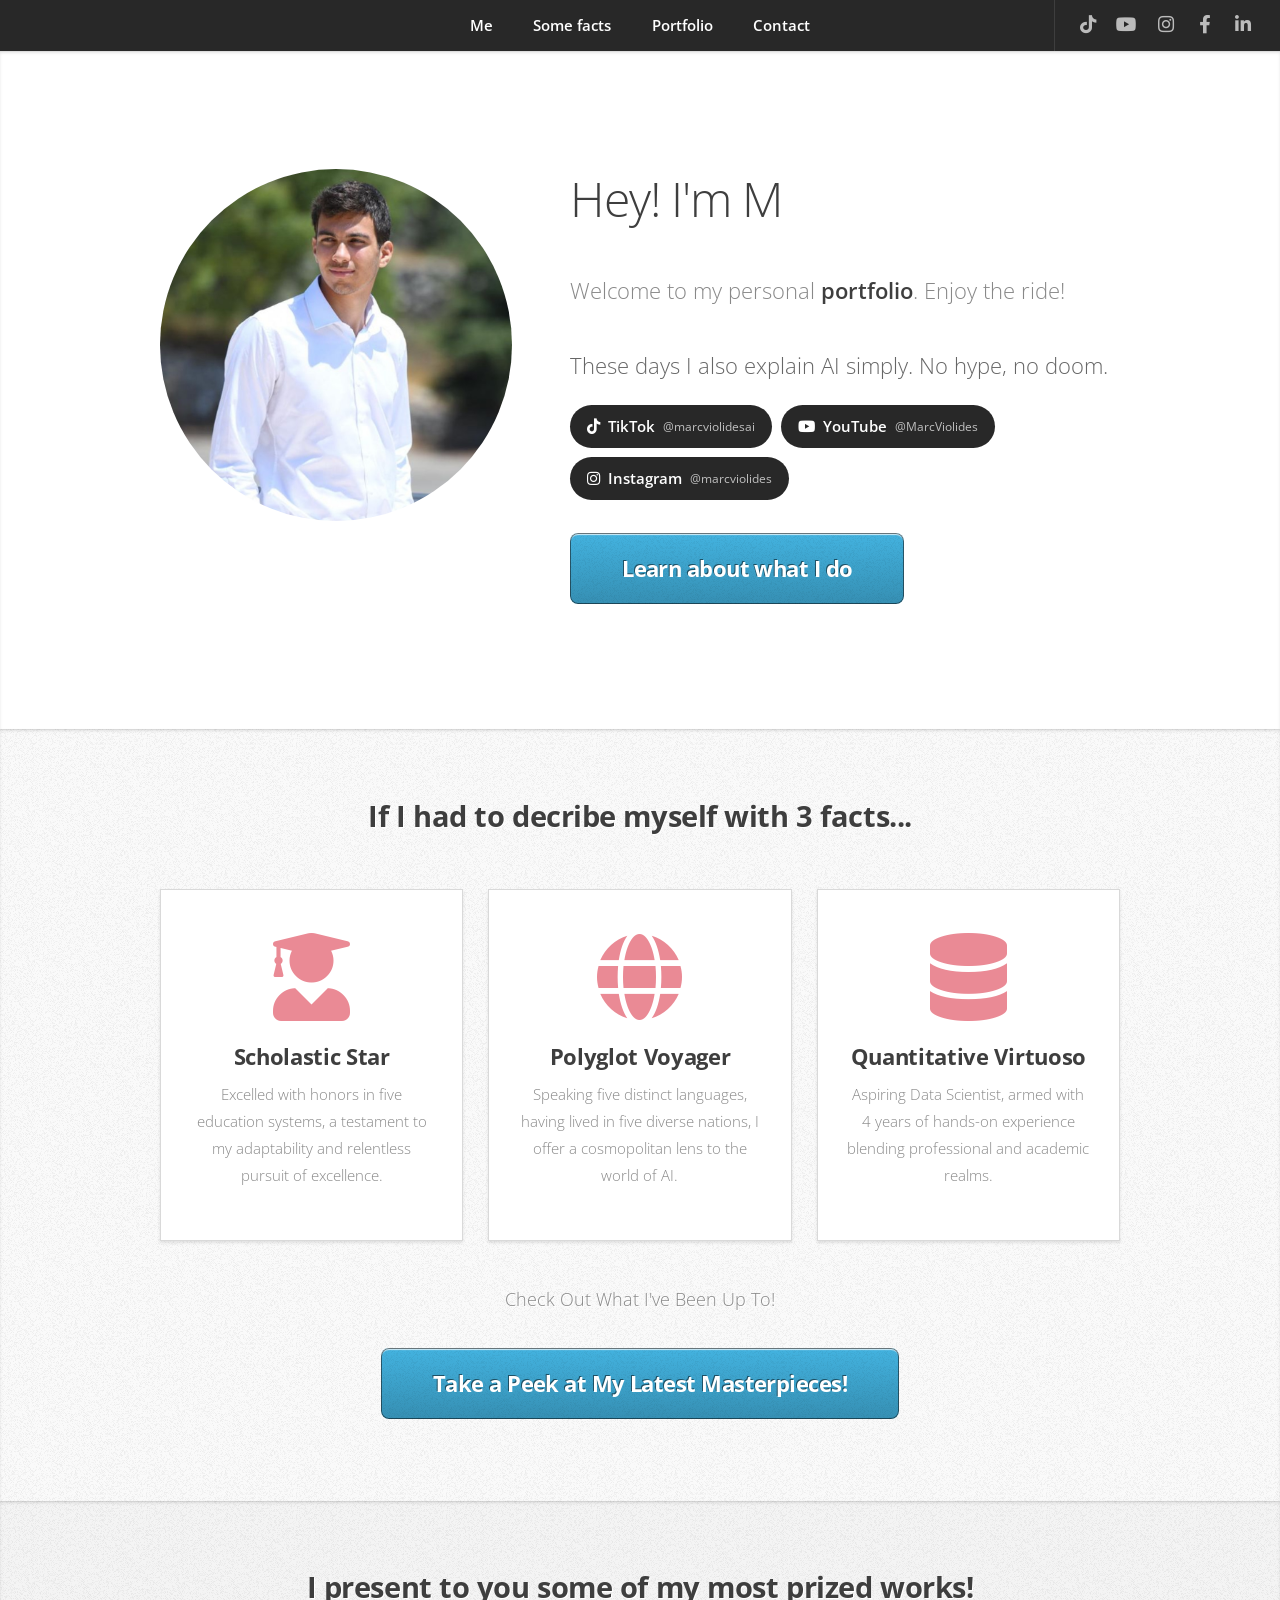
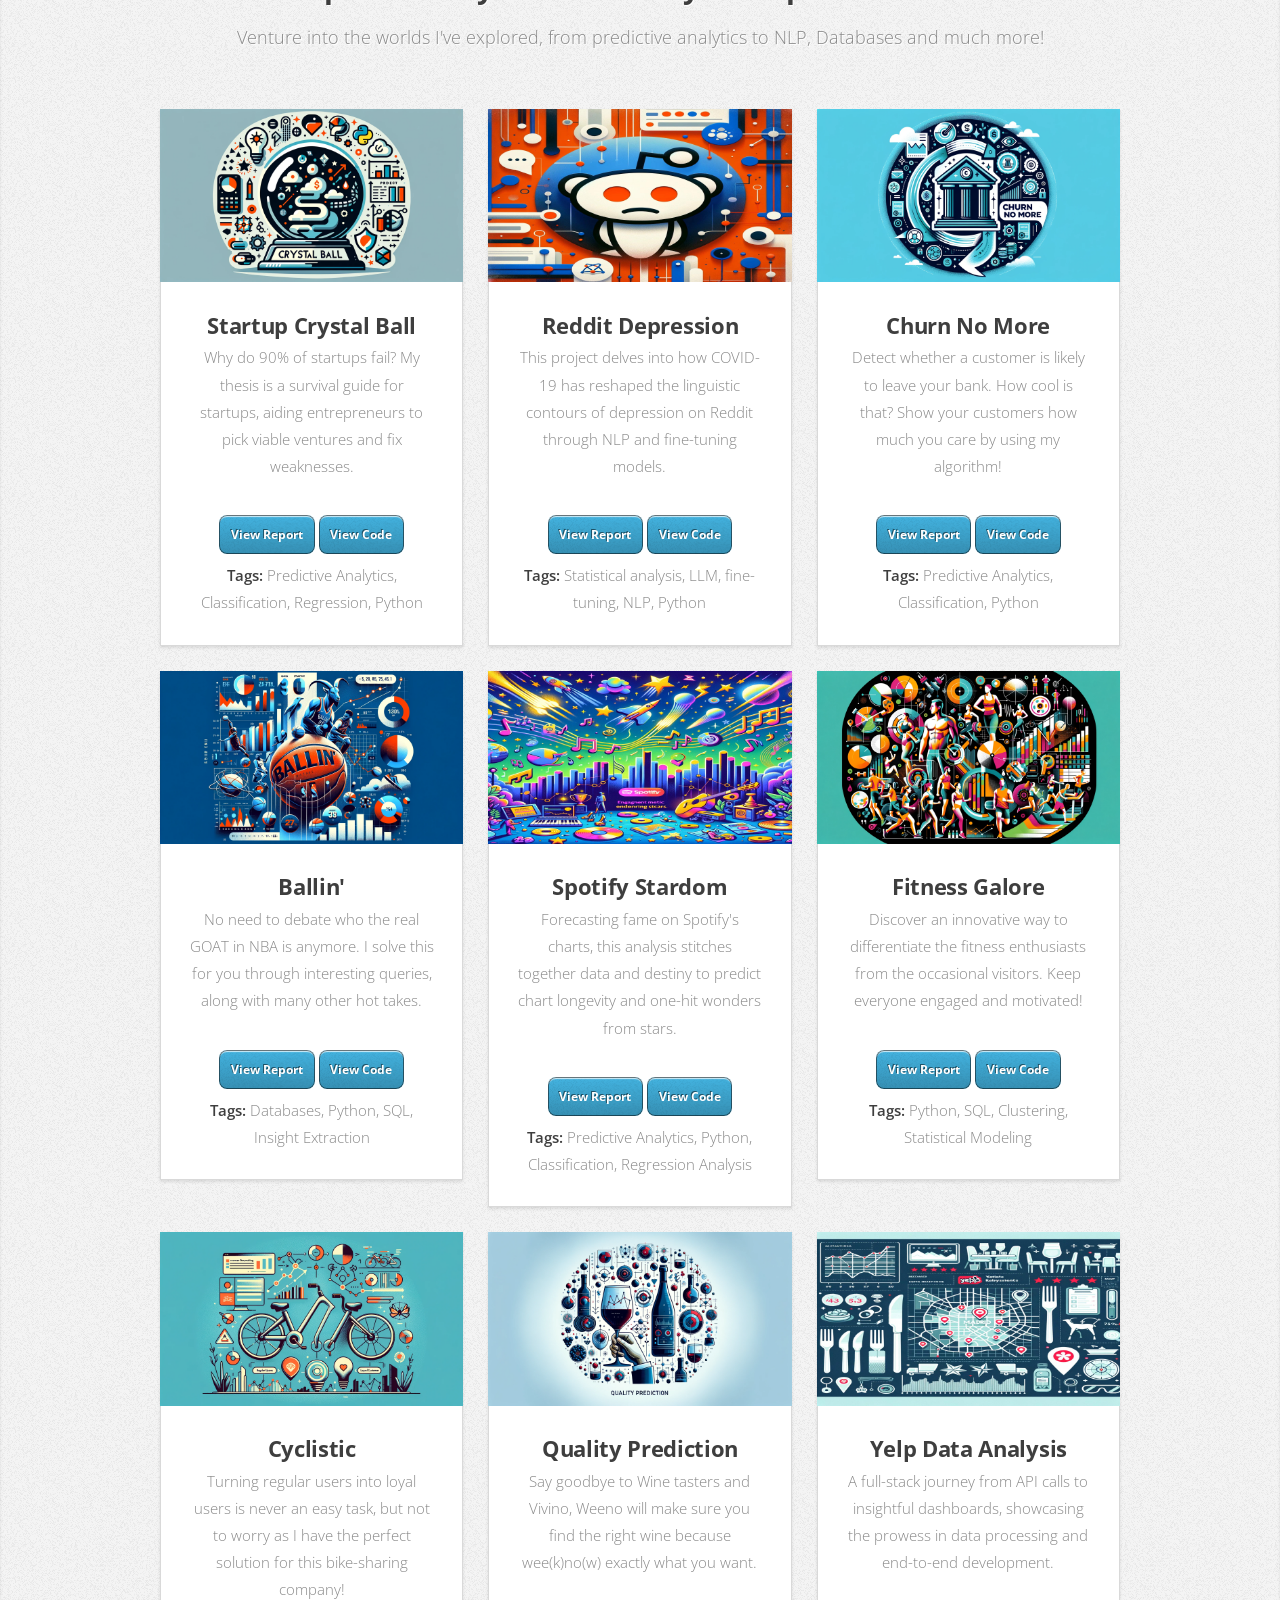
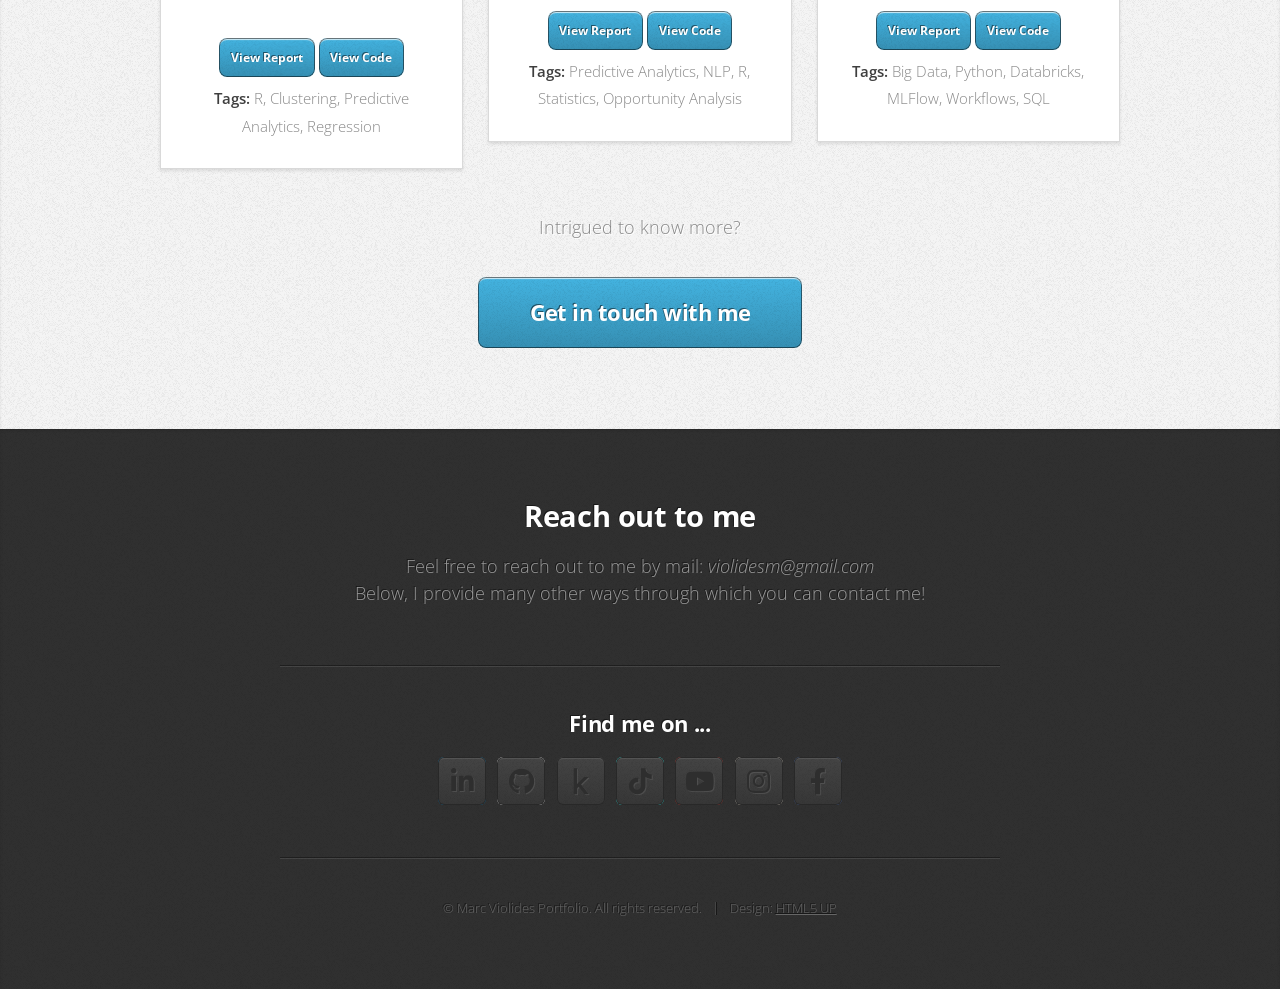
<file: index.html>
<!DOCTYPE HTML>

<html>
	<head>
		<title>Marc Violides | Software Engineer (SDE II) at Amazon</title>
		<meta charset="utf-8" />
		<meta name="description" content="Marc Violides, Software Engineer (SDE II) at Amazon in London. AI explained simply on TikTok and YouTube. Projects, research papers and contact." />
		<meta name="viewport" content="width=device-width, initial-scale=1, user-scalable=no" />
		<link rel="stylesheet" href="assets/css/main.css" />
		<link rel="stylesheet" href="assets/css/socials.css" />
	</head>
	<body class="is-preload">

		<!-- Nav -->
			<nav id="nav">
				<ul class="container">
					<li><a href="#top">Me</a></li>
					<li><a href="#work">Some facts</a></li>
					<li><a href="#portfolio">Portfolio</a></li>
					<li><a href="#contact">Contact</a></li>
				</ul>
				<ul class="nav-socials">
					<li><a href="https://www.tiktok.com/@marcviolidesai" class="icon brands fa-tiktok" target="_blank" rel="noopener" aria-label="TikTok"><span class="label">TikTok</span></a></li>
					<li><a href="https://www.youtube.com/@MarcViolides" class="icon brands fa-youtube" target="_blank" rel="noopener" aria-label="YouTube"><span class="label">YouTube</span></a></li>
					<li><a href="https://www.instagram.com/marcviolides/" class="icon brands fa-instagram" target="_blank" rel="noopener" aria-label="Instagram"><span class="label">Instagram</span></a></li>
					<li><a href="https://www.facebook.com/profile.php?id=100006622248866" class="icon brands fa-facebook-f" target="_blank" rel="noopener" aria-label="Facebook"><span class="label">Facebook</span></a></li>
					<li><a href="https://www.linkedin.com/in/marc-violides/" class="icon brands fa-linkedin-in" target="_blank" rel="noopener" aria-label="LinkedIn"><span class="label">LinkedIn</span></a></li>
				</ul>
			</nav>

		<!-- Floating social bar (phones and tablets) -->
			<ul class="dock">
				<li><a href="https://www.tiktok.com/@marcviolidesai" class="icon brands fa-tiktok" target="_blank" rel="noopener" aria-label="TikTok"><span class="label">TikTok</span></a></li>
				<li><a href="https://www.youtube.com/@MarcViolides" class="icon brands fa-youtube" target="_blank" rel="noopener" aria-label="YouTube"><span class="label">YouTube</span></a></li>
				<li><a href="https://www.instagram.com/marcviolides/" class="icon brands fa-instagram" target="_blank" rel="noopener" aria-label="Instagram"><span class="label">Instagram</span></a></li>
				<li><a href="https://www.facebook.com/profile.php?id=100006622248866" class="icon brands fa-facebook-f" target="_blank" rel="noopener" aria-label="Facebook"><span class="label">Facebook</span></a></li>
				<li><a href="https://www.linkedin.com/in/marc-violides/" class="icon brands fa-linkedin-in" target="_blank" rel="noopener" aria-label="LinkedIn"><span class="label">LinkedIn</span></a></li>
			</ul>

		<!-- Home -->
			<article id="top" class="wrapper style1">
				<div class="container">
					<div class="row">
						<div class="col-4 col-5-large col-12-medium">
							<span class="image fit"><img src="images/my_photo.jpeg" alt="" /></span>
						</div>
						<div class="col-8 col-7-large col-12-medium">
							<header>
								<h1 id="greeting"> Hey! I'm<strong> Marc Violides</strong></h1>
							</header>
							<p>Welcome to my personal<strong> portfolio</strong>. Enjoy the ride!</p>
							<div class="hero-socials">
								<p>These days I also explain AI simply. No hype, no doom.</p>
								<ul>
									<li><a href="https://www.tiktok.com/@marcviolidesai" class="pill" target="_blank" rel="noopener"><span class="icon brands fa-tiktok"></span>TikTok <small>@marcviolidesai</small></a></li>
									<li><a href="https://www.youtube.com/@MarcViolides" class="pill" target="_blank" rel="noopener"><span class="icon brands fa-youtube"></span>YouTube <small>@MarcViolides</small></a></li>
									<li><a href="https://www.instagram.com/marcviolides/" class="pill" target="_blank" rel="noopener"><span class="icon brands fa-instagram"></span>Instagram <small>@marcviolides</small></a></li>
								</ul>
							</div>
							<a href="#work" class="button large scrolly">Learn about what I do</a>
						</div>
					</div>
				</div>
			</article>

		<!-- Work -->
			<article id="work" class="wrapper style2">
				<div class="container">
					<header>
						<h2>If I had to decribe myself with 3 facts...</h2>
					</header>
					<div class="row aln-center">
						<div class="col-4 col-6-medium col-12-small">
							<section class="box style1">
								<span class="icon solid featured fa-solid fa-user-graduate"></span>
								<h3>Scholastic Star</h3>
								<p>Excelled with honors in five education systems, a testament to my adaptability and relentless pursuit of excellence.</p>
							</section>
						</div>
						<div class="col-4 col-6-medium col-12-small">
							<section class="box style1">
								<span class="icon solid featured fa-solid fa-globe"></span>
								<h3>Polyglot Voyager</h3>
								<p>Speaking five distinct languages, having lived in five diverse nations, I offer a cosmopolitan lens to the world of AI.</p>
							</section>
						</div>
						<div class="col-4 col-6-medium col-12-small">
							<section class="box style1">
								<span class="icon solid featured fa-solid fa-database"></span>
								<h3>Quantitative Virtuoso</h3>
								<p>Aspiring Data Scientist, armed with 4 years of hands-on experience blending professional and academic realms.</p>
							</section>
						</div>
						
					
				
					</div>
					<footer>
						<p>Check Out What I've Been Up To!</p>
						<a href="#portfolio" class="button large scrolly">Take a Peek at My Latest Masterpieces!</a>
					</footer>
				</div>
			</article>

		<!-- Portfolio -->
		<article id="portfolio" class="wrapper style3">
		    <div class="container">
		        <header>
		            <h2>I present to you some of my most prized works!</h2>
		            <p>Venture into the worlds I've explored, from predictive analytics to NLP, Databases and much more!</p> 
		        </header>
		        <div class="row">
		            <!-- Startup Crystal Ball Project -->
		            <div class="col-4 col-6-medium col-12-small">
		                <article class="box style2">
		                    <a href="https://www.researchgate.net/publication/378259734_Predictive_modeling_for_identifying_Success_Factors_in_Startups_An_empirical_Analysis" class="image featured"><img src="images/startup_crystal_ball.png" alt="" /></a>
		                    <h3>Startup Crystal Ball</h3>
		                    <p>Why do 90% of startups fail? My thesis is a survival guide for startups, aiding entrepreneurs to pick viable ventures and fix weaknesses.</p>
		                    <div class="buttons">
		                        <a href="https://www.researchgate.net/publication/378259734_Predictive_modeling_for_identifying_Success_Factors_in_Startups_An_empirical_Analysis" class="button small" style="padding: 0.5em 1em; font-size: 0.8em; margin-top: 0.5em; max-width: initial;">View Report</a>
		                        <a href="https://github.com/marcv12/startup_success_prediction" class="button small" style="padding: 0.5em 1em; font-size: 0.8em; margin-top: 0.5em; max-width: initial;">View Code</a>
		                    </div>
				<b>Tags:</b> Predictive Analytics, Classification, Regression, Python
		                </article>
		            </div>

				<!-- Reddit Depression Analysis Project -->
			<div class="col-4 col-6-medium col-12-small">
			    <article class="box style2">
			        <a href="https://dl.acm.org/doi/full/10.1145/3706890.3707025" class="image featured"><img src="images/resized_reddit.jpeg" alt="Reddit Depression Analysis Cover" /></a>
			        <h3>Reddit Depression</h3>
			        <p>This project delves into how COVID-19 has reshaped the linguistic contours of depression on Reddit through NLP and fine-tuning models.</p>
			        <div class="buttons">
			            <a href="https://dl.acm.org/doi/full/10.1145/3706890.3707025" class="button small" style="padding: 0.5em 1em; font-size: 0.8em; margin-top: 0.5em; max-width: initial;">View Report</a>
			            <a href="https://github.com/marcv12/reddit_depression" class="button small" style="padding: 0.5em 1em; font-size: 0.8em; margin-top: 0.5em; max-width: initial;">View Code</a>
			        </div>
			        <b>Tags:</b> Statistical analysis, LLM, fine-tuning, NLP, Python
			    </article>
			</div>

				<!-- Churn project -->
		            <div class="col-4 col-6-medium col-12-small">
		                <article class="box style2">
		                    <a href="https://drive.google.com/file/d/150EFKqmXmt2db7k8Qlv5PK74S-9IhOcJ/view?usp=sharing" class="image featured"><img src="images/churn_no_more_cover.png" alt="image of churning no more project" /></a>
		                    <h3>Churn No More</h3>
		                    <p>Detect whether a customer is likely to leave your bank. How cool is that? Show your customers how much you care by using my algorithm!</p>
		                    
		                    <div class="buttons">
		                        <a href="https://drive.google.com/file/d/150EFKqmXmt2db7k8Qlv5PK74S-9IhOcJ/view?usp=sharing" class="button small" style="padding: 0.5em 1em; font-size: 0.8em; margin-top: 0.5em; max-width: initial;">View Report</a>
		                        <a href="https://github.com/marcv12/To_churn_or_not_to_churn" class="button small" style="padding: 0.5em 1em; font-size: 0.8em; margin-top: 0.5em; max-width: initial;">View Code</a>
		                    </div>
					<b>Tags:</b> Predictive Analytics, Classification, Python
		                </article>
		            </div>


				
		            <!-- Ballin NBA project -->
		            <div class="col-4 col-6-medium col-12-small">
		                <article class="box style2">
		                    <a href="https://drive.google.com/file/d/1-qjoWZoAgb9MP-tbfF7dIFPw4e5CieKf/view?usp=sharing" class="image featured"><img src="images/ballin_project.png" alt="image of nba project" /></a>
		                    <h3>Ballin'</h3>
		                    <p>No need to debate who the real GOAT in NBA is anymore. I solve this for you through interesting queries, along with many other hot takes.</p>
		                    
		                    <div class="buttons">
		                        <a href="https://drive.google.com/file/d/1-qjoWZoAgb9MP-tbfF7dIFPw4e5CieKf/view?usp=sharing" class="button small" style="padding: 0.5em 1em; font-size: 0.8em; margin-top: 0.5em; max-width: initial;">View Report</a>
		                        <a href="https://github.com/marcv12/NBA_project" class="button small" style="padding: 0.5em 1em; font-size: 0.8em; margin-top: 0.5em; max-width: initial;">View Code</a>
		                    </div>
				<b>Tags:</b> Databases, Python, SQL, Insight Extraction
		                </article>
		            </div>
		            


				<!-- Spotify Analysis Project -->
			<div class="col-4 col-6-medium col-12-small">
			    <article class="box style2">
			        <a href="https://www.researchgate.net/publication/378964480_Chart_Longevity_and_Stardom_Predicting_Song_Duration_and_Artist_Breakouts_on_Spotify" class="image featured"><img src="images/resized_spotify.jpeg" alt="Spotify Analysis Cover" /></a>
			        <h3>Spotify Stardom</h3>
			        <p>Forecasting fame on Spotify's charts, this analysis stitches together data and destiny to predict chart longevity and one-hit wonders from stars.</p>
			        <div class="buttons">
			            <a href="https://www.researchgate.net/publication/378964480_Chart_Longevity_and_Stardom_Predicting_Song_Duration_and_Artist_Breakouts_on_Spotify" class="button small" style="padding: 0.5em 1em; font-size: 0.8em; margin-top: 0.5em; max-width: initial;">View Report</a>
			            <a href="https://github.com/marcv12/spotify_analysis" class="button small" style="padding: 0.5em 1em; font-size: 0.8em; margin-top: 0.5em; max-width: initial;">View Code</a>
			        </div>
			        <b>Tags:</b> Predictive Analytics, Python, Classification, Regression Analysis
			    </article>
			</div>
				
		            <!-- Fitness Galore Project -->
		            <div class="col-4 col-6-medium col-12-small">
		                <article class="box style2">
		                    <a href="https://drive.google.com/file/d/1sPAd1Q3yMEG9LUnz9MklTgXT2v_jiDfI/view?usp=sharing" class="image featured"><img src="images/fitness_galore_updated_cover.png" alt="image of fitness galore project" /></a>
		                    <h3>Fitness Galore</h3>
		                    <p>Discover an innovative way to differentiate the fitness enthusiasts from the occasional visitors. Keep everyone engaged and motivated!</p>
		                    
		                    <div class="buttons">
		                        <a href="https://drive.google.com/file/d/1sPAd1Q3yMEG9LUnz9MklTgXT2v_jiDfI/view?usp=sharing" class="button small" style="padding: 0.5em 1em; font-size: 0.8em; margin-top: 0.5em; max-width: initial;">View Report</a>
		                        <a href="https://github.com/marcv12/Fitness_app_cluster" class="button small" style="padding: 0.5em 1em; font-size: 0.8em; margin-top: 0.5em; max-width: initial;">View Code</a>
		                    </div>
					<b>Tags:</b> Python, SQL, Clustering, Statistical Modeling
		                </article>
		            </div>
		            <!-- Cyclistic Project -->
		            <div class="col-4 col-6-medium col-12-small">
		                <article class="box style2">
		                    <a href="https://ccyzzvc0pnsf60ehtkzvuw.on.drv.tw/Cyclistic_report.html" class="image featured"><img src="images/cyclistic_cover.png" alt="image of cyclistic project" /></a>
		                    <h3>Cyclistic</h3>
		                    <p>Turning regular users into loyal users is never an easy task, but not to worry as I have the perfect solution for this bike-sharing company!</p>
		                    
		                    <div class="buttons">
		                        <a href="https://ccyzzvc0pnsf60ehtkzvuw.on.drv.tw/Cyclistic_report.html" class="button small" style="padding: 0.5em 1em; font-size: 0.8em; margin-top: 0.5em; max-width: initial;">View Report</a>
		                        <a href="https://github.com/marcv12/Cyclistic_case_study_Coursera" class="button small" style="padding: 0.5em 1em; font-size: 0.8em; margin-top: 0.5em; max-width: initial;">View Code</a>
		                    </div>
					<b>Tags:</b> R, Clustering, Predictive Analytics, Regression
		                </article>
		            </div>
				
		            <!-- Weeknow Vino -->
		            <div class="col-4 col-6-medium col-12-small">
		                <article class="box style2">
		                    <a href="https://ccyzzvc0pnsf60ehtkzvuw.on.drv.tw/wine_quality_prediction.html" class="image featured"><img src="images/wine_quality_pred_cover.png" alt="image of wine quality prediction project" /></a>
		                    <h3>Quality Prediction</h3>
		                    <p>Say goodbye to Wine tasters and Vivino, Weeno will make sure you find the right wine because wee(k)no(w) exactly what you want.</p>
		                    
		                    <div class="buttons">
		                        <a href="https://ccyzzvc0pnsf60ehtkzvuw.on.drv.tw/wine_quality_prediction.html" class="button small" style="padding: 0.5em 1em; font-size: 0.8em; margin-top: 0.5em; max-width: initial;">View Report</a>
		                        <a href="https://github.com/marcv12/wine_quality_prediction" class="button small" style="padding: 0.5em 1em; font-size: 0.8em; margin-top: 0.5em; max-width: initial;">View Code</a>
		                    </div>
					<b>Tags:</b> Predictive Analytics, NLP, R, Statistics, Opportunity Analysis
		                </article>
		            </div>

			
			
			<!-- Yelp Data Analysis Project -->
			<div class="col-4 col-6-medium col-12-small">
			    <article class="box style2">
			        <a href="https://drive.google.com/file/d/1IAJFgjIyKGXieVDuXGz5tHN5pSJ6M6KU/view?usp=sharing" class="image featured"><img src="images/resized_yelp.jpeg" alt="Yelp Data Analysis Cover" /></a>
			        <h3>Yelp Data Analysis</h3>
			        <p>A full-stack journey from API calls to insightful dashboards, showcasing the prowess in data processing and end-to-end development.</p>
			        <div class="buttons">
			            <a href="https://drive.google.com/file/d/1IAJFgjIyKGXieVDuXGz5tHN5pSJ6M6KU/view?usp=sharing" class="button small" style="padding: 0.5em 1em; font-size: 0.8em; margin-top: 0.5em; max-width: initial;">View Report</a>
			            <a href="https://github.com/marcv12/yelp_data_analysis" class="button small" style="padding: 0.5em 1em; font-size: 0.8em; margin-top: 0.5em; max-width: initial;">View Code</a>
			        </div>
			        <b>Tags:</b> Big Data, Python, Databricks, MLFlow, Workflows, SQL
			    </article>
			</div>
			
			

		        </div>
		        <footer>
		            <p>Intrigued to know more?</p>
		            <a href="#contact" class="button large scrolly">Get in touch with me</a>
		        </footer>
		    </div>
		</article>


		<!-- Contact -->
			<article id="contact" class="wrapper style4">
				<div class="container medium">
					<header>
						<h2>Reach out to me</h2>
						<p> Feel free to reach out to me by mail: <i>violidesm@gmail.com</i></p>
						<p> Below, I provide many other ways through which you can contact me!</p>
					</header>
					
						<div class="col-12">
							<hr />
							<h3>Find me on ...</h3>
							<ul class="social">
								<li><a href="https://www.linkedin.com/in/marc-violides/" class="icon brands fa-linkedin-in"><span class="label">LinkedIn</span></a></li>
								<li><a href="https://github.com/marcv12" class="icon brands fa-github"><span class="label">Github</span></a></li>
								<li><a href="https://www.kaggle.com/marcviolides" class="icon brands fa-kaggle"><span class="label">Kaggle</span></a></li>
								<li><a href="https://www.tiktok.com/@marcviolidesai" class="icon brands fa-tiktok"><span class="label">TikTok</span></a></li>
								<li><a href="https://www.youtube.com/@MarcViolides" class="icon brands fa-youtube"><span class="label">YouTube</span></a></li>
								<li><a href="https://www.instagram.com/marcviolides/" class="icon brands fa-instagram"><span class="label">Instagram</span></a></li>
								<li><a href="https://www.facebook.com/profile.php?id=100006622248866" class="icon brands fa-facebook-f"><span class="label">Facebook</span></a></li>
								<!--
								<li><a href="#" class="icon solid fa-rss"><span>RSS</span></a></li>
								<li><a href="#" class="icon brands fa-instagram"><span>Instagram</span></a></li>
								<li><a href="#" class="icon brands fa-foursquare"><span>Foursquare</span></a></li>
								<li><a href="#" class="icon brands fa-skype"><span>Skype</span></a></li>
								<li><a href="#" class="icon brands fa-soundcloud"><span>Soundcloud</span></a></li>
								<li><a href="#" class="icon brands fa-youtube"><span>YouTube</span></a></li>
								<li><a href="#" class="icon brands fa-blogger"><span>Blogger</span></a></li>
								<li><a href="#" class="icon brands fa-flickr"><span>Flickr</span></a></li>
								<li><a href="#" class="icon brands fa-vimeo"><span>Vimeo</span></a></li>
								-->
							</ul>
							<hr />
						</div>
					</div>
					<footer>
						<ul id="copyright">
							<li>&copy; Marc Violides Portfolio. All rights reserved.</li><li>Design: <a href="http://html5up.net">HTML5 UP</a></li>
						</ul>
					</footer>
				</div>
			</article>

		<!-- Scripts -->
			<script src="assets/js/jquery.min.js"></script>
			<script src="assets/js/jquery.scrolly.min.js"></script>
			<script src="assets/js/greetingsAnimation.js"></script>
			<script src="assets/js/browser.min.js"></script>
			<script src="assets/js/breakpoints.min.js"></script>
			<script src="assets/js/util.js"></script>
			<script src="assets/js/main.js"></script>

	</body>
</html>
</file>
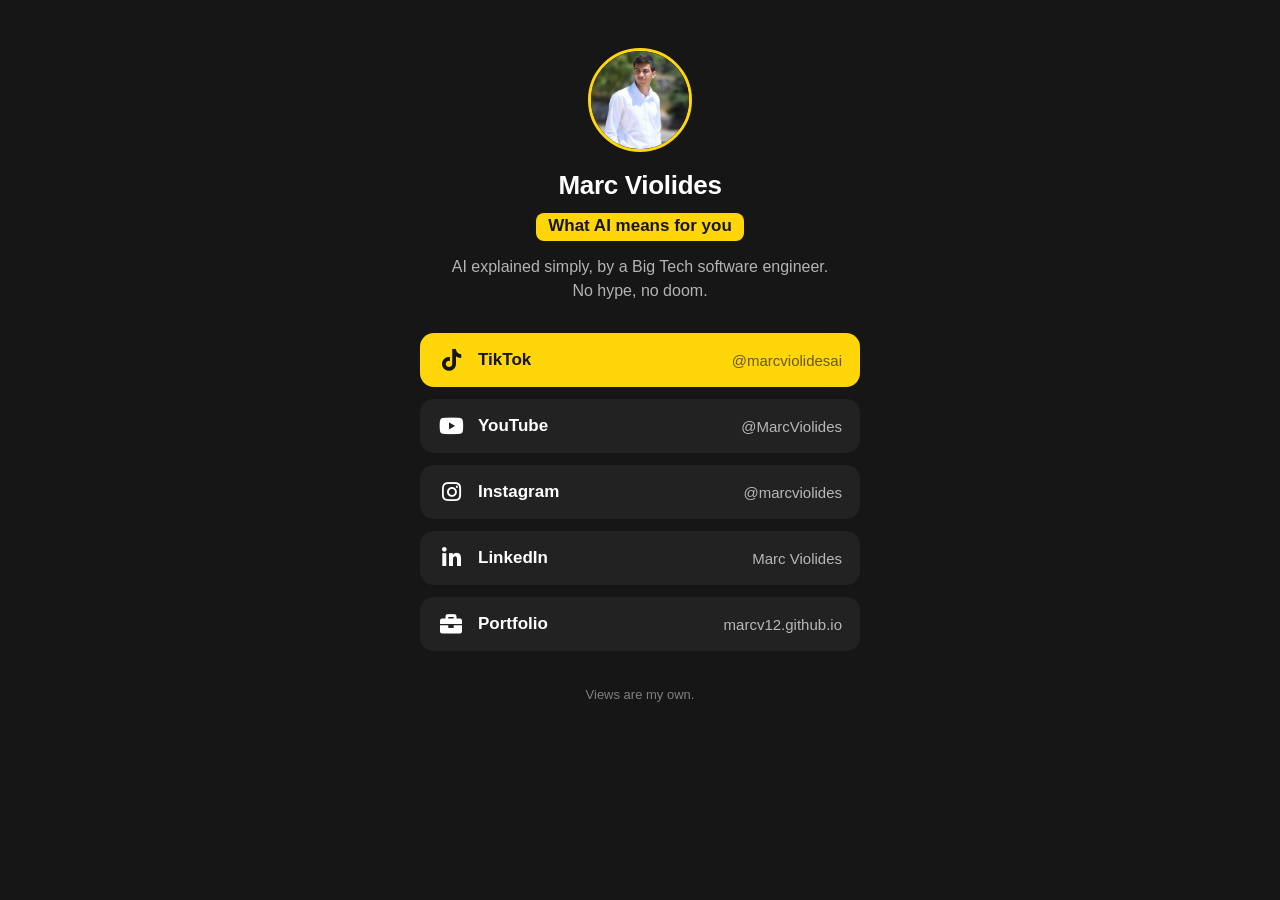
<file: links/index.html>
<!DOCTYPE html>
<html lang="en">
	<head>
		<meta charset="utf-8" />
		<meta name="viewport" content="width=device-width, initial-scale=1" />
		<title>Marc Violides · AI explained simply</title>
		<meta name="description" content="Short videos on what AI means for your work, from a Big Tech software engineer. No hype, no doom." />
		<meta property="og:title" content="Marc Violides · AI explained simply" />
		<meta property="og:description" content="Short videos on what AI means for your work, from a Big Tech software engineer. No hype, no doom." />
		<meta property="og:image" content="https://marcv12.github.io/images/links_card_2.png" />
		<meta property="og:url" content="https://marcv12.github.io/links/" />
		<meta name="twitter:card" content="summary_large_image" />
		<link rel="stylesheet" href="../assets/css/fontawesome-all.min.css" />
		<style>
			:root {
				--ink: #161616;
				--card: #222222;
				--card-hover: #2c2c2c;
				--text: #ffffff;
				--muted: rgba(255, 255, 255, 0.68);
				--accent: #FFD60A;
			}
			* { box-sizing: border-box; }
			html, body { margin: 0; }
			body {
				background: var(--ink);
				color: var(--text);
				font-family: -apple-system, "SF Pro Display", "Helvetica Neue", Arial, sans-serif;
				min-height: 100vh;
				display: flex;
				justify-content: center;
				padding: 48px 16px 40px;
			}
			main { width: 100%; max-width: 440px; text-align: center; }
			.photo {
				width: 104px; height: 104px; border-radius: 50%;
				object-fit: cover; display: block; margin: 0 auto 18px;
				border: 3px solid var(--accent);
			}
			h1 { font-size: 26px; font-weight: 800; margin: 0 0 12px; letter-spacing: -0.3px; }
			.tag {
				display: inline-block; background: var(--accent); color: var(--ink);
				font-weight: 800; font-size: 17px; padding: 3px 12px 5px; border-radius: 8px;
			}
			.line { color: var(--muted); font-size: 16px; line-height: 1.5; margin: 14px 0 30px; }
			ul { list-style: none; padding: 0; margin: 0; display: flex; flex-direction: column; gap: 12px; }
			a.link {
				display: flex; align-items: center; gap: 14px;
				background: var(--card); color: var(--text); text-decoration: none;
				padding: 16px 18px; border-radius: 14px; font-weight: 700; font-size: 17px;
				transition: background-color .2s ease-in-out, transform .2s ease-in-out;
			}
			a.link:hover, a.link:focus-visible { background: var(--card-hover); transform: translateY(-2px); }
			a.link:focus-visible { outline: 2px solid var(--accent); outline-offset: 2px; }
			a.link .icon { width: 26px; font-size: 22px; text-align: center; }
			a.link .handle { margin-left: auto; color: var(--muted); font-weight: 500; font-size: 15px; }
			a.link.main { background: var(--accent); color: var(--ink); }
			a.link.main .handle { color: rgba(22, 22, 22, 0.65); }
			a.link.main:hover, a.link.main:focus-visible { background: #ffdf3d; }
			footer { margin-top: 34px; color: rgba(255, 255, 255, 0.45); font-size: 13px; line-height: 1.6; }
			footer a { color: inherit; }
			@media (prefers-reduced-motion: reduce) { a.link { transition: none; } a.link:hover { transform: none; } }
		</style>
	</head>
	<body>
		<main>
			<img class="photo" src="../images/my_photo.jpeg" alt="Marc Violides" />
			<h1>Marc Violides</h1>
			<span class="tag">What AI means for you</span>
			<p class="line">AI explained simply, by a Big Tech software engineer.<br />No hype, no doom.</p>
			<ul>
				<li><a class="link main" href="https://www.tiktok.com/@marcviolidesai" target="_blank" rel="noopener"><span class="icon fab fa-tiktok"></span>TikTok<span class="handle">@marcviolidesai</span></a></li>
				<li><a class="link" href="https://www.youtube.com/@MarcViolides" target="_blank" rel="noopener"><span class="icon fab fa-youtube"></span>YouTube<span class="handle">@MarcViolides</span></a></li>
				<li><a class="link" href="https://www.instagram.com/marcviolides/" target="_blank" rel="noopener"><span class="icon fab fa-instagram"></span>Instagram<span class="handle">@marcviolides</span></a></li>
				<li><a class="link" href="https://www.linkedin.com/in/marc-violides/" target="_blank" rel="noopener"><span class="icon fab fa-linkedin-in"></span>LinkedIn<span class="handle">Marc Violides</span></a></li>
				<li><a class="link" href="https://marcv12.github.io/"><span class="icon fas fa-briefcase"></span>Portfolio<span class="handle">marcv12.github.io</span></a></li>
			</ul>
			<footer>Views are my own.</footer>
		</main>
	</body>
</html>
</file>
<file: assets/css/socials.css>
/* Social links: pills in the intro, icons in the top bar, and a floating bar on phones */

/* Intro pills */

	.hero-socials {
		margin: -0.5em 0 2.25em 0;
	}

		.hero-socials p {
			margin: 0 0 0.9em 0;
			color: #666;
		}

		.hero-socials ul {
			list-style: none;
			padding: 0;
			margin: 0;
			display: flex;
			flex-wrap: wrap;
			gap: 0.6em;
		}

			.hero-socials li {
				padding: 0;
			}

		.hero-socials a.pill {
			display: inline-flex;
			align-items: center;
			gap: 0.55em;
			padding: 0.55em 1.15em;
			border-radius: 999px;
			background: #282828;
			color: #fff;
			font-weight: 600;
			text-decoration: none;
			border: 0;
			transition: transform .2s ease-in-out, background-color .2s ease-in-out;
		}

			.hero-socials a.pill:hover {
				color: #fff !important;
				background: #43B3E0;
				transform: translateY(-2px);
			}

			.hero-socials a.pill .icon:before {
				font-size: 1.05em;
			}

			.hero-socials a.pill small {
				font-weight: 400;
				opacity: 0.7;
				font-size: 0.85em;
			}

/* Top bar icons */

	#nav .nav-socials {
		display: flex;
		position: absolute;
		right: 1.25em;
		top: 0;
		height: 3.5em;
		margin: 0;
		padding: 0 0 0 1em;
		list-style: none;
		align-items: center;
		gap: 0.15em;
		border-left: solid 1px #3e3e3e;
	}

		#nav .nav-socials li {
			display: block;
		}

		#nav .nav-socials a {
			width: 2.5em;
			padding: 0;
			text-align: center;
			color: #bbb;
			border-radius: 8px;
		}

			#nav .nav-socials a:hover {
				color: #fff !important;
			}

	.dock {
		display: none;
	}

	@media screen and (max-width: 980px) {

		.hero-socials ul {
			justify-content: center;
		}

		#nav .nav-socials {
			display: none;
		}

		/* Floating bar on phones and tablets */

			.dock {
				display: flex;
				position: fixed;
				left: 50%;
				bottom: 16px;
				transform: translateX(-50%);
				z-index: 10000;
				gap: 0.25em;
				padding: 0.35em 0.6em;
				margin: 0;
				list-style: none;
				background: rgba(40, 40, 40, 0.92);
				border-radius: 999px;
				box-shadow: 0 6px 24px rgba(0, 0, 0, 0.25);
			}

				.dock li {
					padding: 0;
				}

				.dock a {
					display: block;
					width: 44px;
					height: 44px;
					line-height: 44px;
					text-align: center;
					color: #fff;
					border: 0;
					font-size: 1.2em;
				}

			body {
				padding-bottom: 80px;
			}

	}

/* Bottom icons */

	ul.social li a.fa-tiktok {
		background-color: #25F4EE;
	}
</file>
<file: assets/css/main.css>
@import url("https://fonts.googleapis.com/css?family=Open+Sans:300,300italic,600,600italic,700");
@import url("fontawesome-all.min.css");

/*
	Miniport by HTML5 UP
	html5up.net | @ajlkn
	Free for personal and commercial use under the CCA 3.0 license (html5up.net/license)
*/

html, body, div, span, applet, object,
iframe, h1, h2, h3, h4, h5, h6, p, blockquote,
pre, a, abbr, acronym, address, big, cite,
code, del, dfn, em, img, ins, kbd, q, s, samp,
small, strike, strong, sub, sup, tt, var, b,
u, i, center, dl, dt, dd, ol, ul, li, fieldset,
form, label, legend, table, caption, tbody,
tfoot, thead, tr, th, td, article, aside,
canvas, details, embed, figure, figcaption,
footer, header, hgroup, menu, nav, output, ruby,
section, summary, time, mark, audio, video {
	margin: 0;
	padding: 0;
	border: 0;
	font-size: 100%;
	font: inherit;
	vertical-align: baseline;}

article, aside, details, figcaption, figure,
footer, header, hgroup, menu, nav, section {
	display: block;}

body {
	line-height: 1;
}

ol, ul {
	list-style: none;
}

blockquote, q {
	quotes: none;
}

	blockquote:before, blockquote:after, q:before, q:after {
		content: '';
		content: none;
	}

table {
	border-collapse: collapse;
	border-spacing: 0;
}

body {
	-webkit-text-size-adjust: none;
}

mark {
	background-color: transparent;
	color: inherit;
}

input::-moz-focus-inner {
	border: 0;
	padding: 0;
}

input, select, textarea {
	-moz-appearance: none;
	-webkit-appearance: none;
	-ms-appearance: none;
	appearance: none;
}

/* Basic */

	html {
		box-sizing: border-box;
	}

	*, *:before, *:after {
		box-sizing: inherit;
	}

	body {
		padding-top: 3.5em;
	}

		body.is-preload *, body.is-preload *:before, body.is-preload *:after {
			-moz-animation: none !important;
			-webkit-animation: none !important;
			-ms-animation: none !important;
			animation: none !important;
			-moz-transition: none !important;
			-webkit-transition: none !important;
			-ms-transition: none !important;
			transition: none !important;
		}

	body, input, textarea, select {
		font-family: 'Open Sans', sans-serif;
		line-height: 1.85em;
		color: #888;
		font-weight: 300;
		font-size: 13pt;
	}

	a {
		-moz-transition: color .2s ease-in-out;
		-webkit-transition: color .2s ease-in-out;
		-ms-transition: color .2s ease-in-out;
		transition: color .2s ease-in-out;
		color: #43B3E0;
		text-decoration: underline;
	}

		a:hover {
			color: #43bff0 !important;
		}

		a img {
			border: 0;
		}

	b, strong {
		font-weight: 600;
		color: #3e3e3e;
	}

	i, em {
		font-style: italic;
	}

	sub {
		position: relative;
		top: 0.5em;
		font-size: 0.8em;
	}

	sup {
		position: relative;
		top: -0.5em;
		font-size: 0.8em;
	}

	blockquote {
		border-left: solid 0.75em #eee;
		padding: 1em 0 1em 1.5em;
		font-style: italic;
	}

	h1, h2, h3, h4, h5, h6 {
		color: #3e3e3e;
		margin: 0 0 0.75em 0;
	}

	h1 a, h2 a, h3 a, h4 a, h5 a, h6 a {
		text-decoration: none;
		color: inherit;
	}

	h2, h3, h4, h5, h6 {
		font-weight: 700;
	}

	h1 {
		font-size: 3.25em;
		letter-spacing: -0.025em;
		font-weight: 300;
	}

		h1 strong {
			font-weight: 700;
		}

	h2 {
		font-size: 2em;
		letter-spacing: -0.015em;
	}

	h3 {
		font-size: 1.5em;
		letter-spacing: -0.015em;
	}

	em, i {
		font-style: italic;
	}

	br.clear {
		clear: both;
	}

	hr {
		border: 0;
		border-top: solid 1px #444;
		border-top-color: rgba(0, 0, 0, 0.35);
		box-shadow: 0px 1px 0px 0px rgba(255, 255, 255, 0.1);
		height: 1px;
		margin: 3em 0;
	}

	p, ul, ol, dl, table {
		margin-bottom: 2em;
	}

	header {
		margin: 0 0 3em 0;
	}

		header > p {
			font-size: 1.25em;
			margin: 0;
		}

	footer {
		margin: 3em 0 0 0;
	}

		footer > p {
			font-size: 1.25em;
		}

/* Container */

	.container {
		margin: 0 auto;
		max-width: calc(100% - 50px);
		width: 1200px;
	}

		.container.medium {
			width: 900px;
		}

		@media screen and (max-width: 1680px) {

			.container {
				width: 1200px;
			}

				.container.medium {
					width: 900px;
				}

		}

		@media screen and (max-width: 1280px) {

			.container {
				width: 960px;
			}

				.container.medium {
					width: 720px;
				}

		}

		@media screen and (max-width: 980px) {

			.container {
				width: 100%;
			}

				.container.medium {
					width: 75%;
				}

		}

		@media screen and (max-width: 736px) {

			.container {
				width: 100%;
				max-width: calc(100% - 30px);
			}

				.container.medium {
					width: 100%;
				}

		}

/* Row */

	.row {
		display: flex;
		flex-wrap: wrap;
		box-sizing: border-box;
		align-items: stretch;
	}

		.row > * {
			box-sizing: border-box;
		}

		.row.gtr-uniform > * > :last-child {
			margin-bottom: 0;
		}

		.row.aln-left {
			justify-content: flex-start;
		}

		.row.aln-center {
			justify-content: center;
		}

		.row.aln-right {
			justify-content: flex-end;
		}

		.row.aln-top {
			align-items: flex-start;
		}

		.row.aln-middle {
			align-items: center;
		}

		.row.aln-bottom {
			align-items: flex-end;
		}

		.row > .imp {
			order: -1;
		}

		.row > .col-1 {
			width: 8.33333%;
		}

		.row > .off-1 {
			margin-left: 8.33333%;
		}

		.row > .col-2 {
			width: 16.66667%;
		}

		.row > .off-2 {
			margin-left: 16.66667%;
		}

		.row > .col-3 {
			width: 25%;
		}

		.row > .off-3 {
			margin-left: 25%;
		}

		.row > .col-4 {
			width: 33.33333%;
		}

		.row > .off-4 {
			margin-left: 33.33333%;
		}

		.row > .col-5 {
			width: 41.66667%;
		}

		.row > .off-5 {
			margin-left: 41.66667%;
		}

		.row > .col-6 {
			width: 50%;
		}

		.row > .off-6 {
			margin-left: 50%;
		}

		.row > .col-7 {
			width: 58.33333%;
		}

		.row > .off-7 {
			margin-left: 58.33333%;
		}

		.row > .col-8 {
			width: 66.66667%;
		}

		.row > .off-8 {
			margin-left: 66.66667%;
		}

		.row > .col-9 {
			width: 75%;
		}

		.row > .off-9 {
			margin-left: 75%;
		}

		.row > .col-10 {
			width: 83.33333%;
		}

		.row > .off-10 {
			margin-left: 83.33333%;
		}

		.row > .col-11 {
			width: 91.66667%;
		}

		.row > .off-11 {
			margin-left: 91.66667%;
		}

		.row > .col-12 {
			width: 100%;
		}

		.row > .off-12 {
			margin-left: 100%;
		}

		.row.gtr-0 {
			margin-top: 0px;
			margin-left: 0px;
		}

			.row.gtr-0 > * {
				padding: 0px 0 0 0px;
			}

			.row.gtr-0.gtr-uniform {
				margin-top: 0px;
			}

				.row.gtr-0.gtr-uniform > * {
					padding-top: 0px;
				}

		.row.gtr-25 {
			margin-top: -6.25px;
			margin-left: -6.25px;
		}

			.row.gtr-25 > * {
				padding: 6.25px 0 0 6.25px;
			}

			.row.gtr-25.gtr-uniform {
				margin-top: -6.25px;
			}

				.row.gtr-25.gtr-uniform > * {
					padding-top: 6.25px;
				}

		.row.gtr-50 {
			margin-top: -12.5px;
			margin-left: -12.5px;
		}

			.row.gtr-50 > * {
				padding: 12.5px 0 0 12.5px;
			}

			.row.gtr-50.gtr-uniform {
				margin-top: -12.5px;
			}

				.row.gtr-50.gtr-uniform > * {
					padding-top: 12.5px;
				}

		.row {
			margin-top: -25px;
			margin-left: -25px;
		}

			.row > * {
				padding: 25px 0 0 25px;
			}

			.row.gtr-uniform {
				margin-top: -25px;
			}

				.row.gtr-uniform > * {
					padding-top: 25px;
				}

		.row.gtr-150 {
			margin-top: -37.5px;
			margin-left: -37.5px;
		}

			.row.gtr-150 > * {
				padding: 37.5px 0 0 37.5px;
			}

			.row.gtr-150.gtr-uniform {
				margin-top: -37.5px;
			}

				.row.gtr-150.gtr-uniform > * {
					padding-top: 37.5px;
				}

		.row.gtr-200 {
			margin-top: -50px;
			margin-left: -50px;
		}

			.row.gtr-200 > * {
				padding: 50px 0 0 50px;
			}

			.row.gtr-200.gtr-uniform {
				margin-top: -50px;
			}

				.row.gtr-200.gtr-uniform > * {
					padding-top: 50px;
				}

		@media screen and (max-width: 1680px) {

			.row {
				display: flex;
				flex-wrap: wrap;
				box-sizing: border-box;
				align-items: stretch;
			}

				.row > * {
					box-sizing: border-box;
				}

				.row.gtr-uniform > * > :last-child {
					margin-bottom: 0;
				}

				.row.aln-left {
					justify-content: flex-start;
				}

				.row.aln-center {
					justify-content: center;
				}

				.row.aln-right {
					justify-content: flex-end;
				}

				.row.aln-top {
					align-items: flex-start;
				}

				.row.aln-middle {
					align-items: center;
				}

				.row.aln-bottom {
					align-items: flex-end;
				}

				.row > .imp-xlarge {
					order: -1;
				}

				.row > .col-1-xlarge {
					width: 8.33333%;
				}

				.row > .off-1-xlarge {
					margin-left: 8.33333%;
				}

				.row > .col-2-xlarge {
					width: 16.66667%;
				}

				.row > .off-2-xlarge {
					margin-left: 16.66667%;
				}

				.row > .col-3-xlarge {
					width: 25%;
				}

				.row > .off-3-xlarge {
					margin-left: 25%;
				}

				.row > .col-4-xlarge {
					width: 33.33333%;
				}

				.row > .off-4-xlarge {
					margin-left: 33.33333%;
				}

				.row > .col-5-xlarge {
					width: 41.66667%;
				}

				.row > .off-5-xlarge {
					margin-left: 41.66667%;
				}

				.row > .col-6-xlarge {
					width: 50%;
				}

				.row > .off-6-xlarge {
					margin-left: 50%;
				}

				.row > .col-7-xlarge {
					width: 58.33333%;
				}

				.row > .off-7-xlarge {
					margin-left: 58.33333%;
				}

				.row > .col-8-xlarge {
					width: 66.66667%;
				}

				.row > .off-8-xlarge {
					margin-left: 66.66667%;
				}

				.row > .col-9-xlarge {
					width: 75%;
				}

				.row > .off-9-xlarge {
					margin-left: 75%;
				}

				.row > .col-10-xlarge {
					width: 83.33333%;
				}

				.row > .off-10-xlarge {
					margin-left: 83.33333%;
				}

				.row > .col-11-xlarge {
					width: 91.66667%;
				}

				.row > .off-11-xlarge {
					margin-left: 91.66667%;
				}

				.row > .col-12-xlarge {
					width: 100%;
				}

				.row > .off-12-xlarge {
					margin-left: 100%;
				}

				.row.gtr-0 {
					margin-top: 0px;
					margin-left: 0px;
				}

					.row.gtr-0 > * {
						padding: 0px 0 0 0px;
					}

					.row.gtr-0.gtr-uniform {
						margin-top: 0px;
					}

						.row.gtr-0.gtr-uniform > * {
							padding-top: 0px;
						}

				.row.gtr-25 {
					margin-top: -6.25px;
					margin-left: -6.25px;
				}

					.row.gtr-25 > * {
						padding: 6.25px 0 0 6.25px;
					}

					.row.gtr-25.gtr-uniform {
						margin-top: -6.25px;
					}

						.row.gtr-25.gtr-uniform > * {
							padding-top: 6.25px;
						}

				.row.gtr-50 {
					margin-top: -12.5px;
					margin-left: -12.5px;
				}

					.row.gtr-50 > * {
						padding: 12.5px 0 0 12.5px;
					}

					.row.gtr-50.gtr-uniform {
						margin-top: -12.5px;
					}

						.row.gtr-50.gtr-uniform > * {
							padding-top: 12.5px;
						}

				.row {
					margin-top: -25px;
					margin-left: -25px;
				}

					.row > * {
						padding: 25px 0 0 25px;
					}

					.row.gtr-uniform {
						margin-top: -25px;
					}

						.row.gtr-uniform > * {
							padding-top: 25px;
						}

				.row.gtr-150 {
					margin-top: -37.5px;
					margin-left: -37.5px;
				}

					.row.gtr-150 > * {
						padding: 37.5px 0 0 37.5px;
					}

					.row.gtr-150.gtr-uniform {
						margin-top: -37.5px;
					}

						.row.gtr-150.gtr-uniform > * {
							padding-top: 37.5px;
						}

				.row.gtr-200 {
					margin-top: -50px;
					margin-left: -50px;
				}

					.row.gtr-200 > * {
						padding: 50px 0 0 50px;
					}

					.row.gtr-200.gtr-uniform {
						margin-top: -50px;
					}

						.row.gtr-200.gtr-uniform > * {
							padding-top: 50px;
						}

		}

		@media screen and (max-width: 1280px) {

			.row {
				display: flex;
				flex-wrap: wrap;
				box-sizing: border-box;
				align-items: stretch;
			}

				.row > * {
					box-sizing: border-box;
				}

				.row.gtr-uniform > * > :last-child {
					margin-bottom: 0;
				}

				.row.aln-left {
					justify-content: flex-start;
				}

				.row.aln-center {
					justify-content: center;
				}

				.row.aln-right {
					justify-content: flex-end;
				}

				.row.aln-top {
					align-items: flex-start;
				}

				.row.aln-middle {
					align-items: center;
				}

				.row.aln-bottom {
					align-items: flex-end;
				}

				.row > .imp-large {
					order: -1;
				}

				.row > .col-1-large {
					width: 8.33333%;
				}

				.row > .off-1-large {
					margin-left: 8.33333%;
				}

				.row > .col-2-large {
					width: 16.66667%;
				}

				.row > .off-2-large {
					margin-left: 16.66667%;
				}

				.row > .col-3-large {
					width: 25%;
				}

				.row > .off-3-large {
					margin-left: 25%;
				}

				.row > .col-4-large {
					width: 33.33333%;
				}

				.row > .off-4-large {
					margin-left: 33.33333%;
				}

				.row > .col-5-large {
					width: 41.66667%;
				}

				.row > .off-5-large {
					margin-left: 41.66667%;
				}

				.row > .col-6-large {
					width: 50%;
				}

				.row > .off-6-large {
					margin-left: 50%;
				}

				.row > .col-7-large {
					width: 58.33333%;
				}

				.row > .off-7-large {
					margin-left: 58.33333%;
				}

				.row > .col-8-large {
					width: 66.66667%;
				}

				.row > .off-8-large {
					margin-left: 66.66667%;
				}

				.row > .col-9-large {
					width: 75%;
				}

				.row > .off-9-large {
					margin-left: 75%;
				}

				.row > .col-10-large {
					width: 83.33333%;
				}

				.row > .off-10-large {
					margin-left: 83.33333%;
				}

				.row > .col-11-large {
					width: 91.66667%;
				}

				.row > .off-11-large {
					margin-left: 91.66667%;
				}

				.row > .col-12-large {
					width: 100%;
				}

				.row > .off-12-large {
					margin-left: 100%;
				}

				.row.gtr-0 {
					margin-top: 0px;
					margin-left: 0px;
				}

					.row.gtr-0 > * {
						padding: 0px 0 0 0px;
					}

					.row.gtr-0.gtr-uniform {
						margin-top: 0px;
					}

						.row.gtr-0.gtr-uniform > * {
							padding-top: 0px;
						}

				.row.gtr-25 {
					margin-top: -6.25px;
					margin-left: -6.25px;
				}

					.row.gtr-25 > * {
						padding: 6.25px 0 0 6.25px;
					}

					.row.gtr-25.gtr-uniform {
						margin-top: -6.25px;
					}

						.row.gtr-25.gtr-uniform > * {
							padding-top: 6.25px;
						}

				.row.gtr-50 {
					margin-top: -12.5px;
					margin-left: -12.5px;
				}

					.row.gtr-50 > * {
						padding: 12.5px 0 0 12.5px;
					}

					.row.gtr-50.gtr-uniform {
						margin-top: -12.5px;
					}

						.row.gtr-50.gtr-uniform > * {
							padding-top: 12.5px;
						}

				.row {
					margin-top: -25px;
					margin-left: -25px;
				}

					.row > * {
						padding: 25px 0 0 25px;
					}

					.row.gtr-uniform {
						margin-top: -25px;
					}

						.row.gtr-uniform > * {
							padding-top: 25px;
						}

				.row.gtr-150 {
					margin-top: -37.5px;
					margin-left: -37.5px;
				}

					.row.gtr-150 > * {
						padding: 37.5px 0 0 37.5px;
					}

					.row.gtr-150.gtr-uniform {
						margin-top: -37.5px;
					}

						.row.gtr-150.gtr-uniform > * {
							padding-top: 37.5px;
						}

				.row.gtr-200 {
					margin-top: -50px;
					margin-left: -50px;
				}

					.row.gtr-200 > * {
						padding: 50px 0 0 50px;
					}

					.row.gtr-200.gtr-uniform {
						margin-top: -50px;
					}

						.row.gtr-200.gtr-uniform > * {
							padding-top: 50px;
						}

		}

		@media screen and (max-width: 980px) {

			.row {
				display: flex;
				flex-wrap: wrap;
				box-sizing: border-box;
				align-items: stretch;
			}

				.row > * {
					box-sizing: border-box;
				}

				.row.gtr-uniform > * > :last-child {
					margin-bottom: 0;
				}

				.row.aln-left {
					justify-content: flex-start;
				}

				.row.aln-center {
					justify-content: center;
				}

				.row.aln-right {
					justify-content: flex-end;
				}

				.row.aln-top {
					align-items: flex-start;
				}

				.row.aln-middle {
					align-items: center;
				}

				.row.aln-bottom {
					align-items: flex-end;
				}

				.row > .imp-medium {
					order: -1;
				}

				.row > .col-1-medium {
					width: 8.33333%;
				}

				.row > .off-1-medium {
					margin-left: 8.33333%;
				}

				.row > .col-2-medium {
					width: 16.66667%;
				}

				.row > .off-2-medium {
					margin-left: 16.66667%;
				}

				.row > .col-3-medium {
					width: 25%;
				}

				.row > .off-3-medium {
					margin-left: 25%;
				}

				.row > .col-4-medium {
					width: 33.33333%;
				}

				.row > .off-4-medium {
					margin-left: 33.33333%;
				}

				.row > .col-5-medium {
					width: 41.66667%;
				}

				.row > .off-5-medium {
					margin-left: 41.66667%;
				}

				.row > .col-6-medium {
					width: 50%;
				}

				.row > .off-6-medium {
					margin-left: 50%;
				}

				.row > .col-7-medium {
					width: 58.33333%;
				}

				.row > .off-7-medium {
					margin-left: 58.33333%;
				}

				.row > .col-8-medium {
					width: 66.66667%;
				}

				.row > .off-8-medium {
					margin-left: 66.66667%;
				}

				.row > .col-9-medium {
					width: 75%;
				}

				.row > .off-9-medium {
					margin-left: 75%;
				}

				.row > .col-10-medium {
					width: 83.33333%;
				}

				.row > .off-10-medium {
					margin-left: 83.33333%;
				}

				.row > .col-11-medium {
					width: 91.66667%;
				}

				.row > .off-11-medium {
					margin-left: 91.66667%;
				}

				.row > .col-12-medium {
					width: 100%;
				}

				.row > .off-12-medium {
					margin-left: 100%;
				}

				.row.gtr-0 {
					margin-top: 0px;
					margin-left: 0px;
				}

					.row.gtr-0 > * {
						padding: 0px 0 0 0px;
					}

					.row.gtr-0.gtr-uniform {
						margin-top: 0px;
					}

						.row.gtr-0.gtr-uniform > * {
							padding-top: 0px;
						}

				.row.gtr-25 {
					margin-top: -6.25px;
					margin-left: -6.25px;
				}

					.row.gtr-25 > * {
						padding: 6.25px 0 0 6.25px;
					}

					.row.gtr-25.gtr-uniform {
						margin-top: -6.25px;
					}

						.row.gtr-25.gtr-uniform > * {
							padding-top: 6.25px;
						}

				.row.gtr-50 {
					margin-top: -12.5px;
					margin-left: -12.5px;
				}

					.row.gtr-50 > * {
						padding: 12.5px 0 0 12.5px;
					}

					.row.gtr-50.gtr-uniform {
						margin-top: -12.5px;
					}

						.row.gtr-50.gtr-uniform > * {
							padding-top: 12.5px;
						}

				.row {
					margin-top: -25px;
					margin-left: -25px;
				}

					.row > * {
						padding: 25px 0 0 25px;
					}

					.row.gtr-uniform {
						margin-top: -25px;
					}

						.row.gtr-uniform > * {
							padding-top: 25px;
						}

				.row.gtr-150 {
					margin-top: -37.5px;
					margin-left: -37.5px;
				}

					.row.gtr-150 > * {
						padding: 37.5px 0 0 37.5px;
					}

					.row.gtr-150.gtr-uniform {
						margin-top: -37.5px;
					}

						.row.gtr-150.gtr-uniform > * {
							padding-top: 37.5px;
						}

				.row.gtr-200 {
					margin-top: -50px;
					margin-left: -50px;
				}

					.row.gtr-200 > * {
						padding: 50px 0 0 50px;
					}

					.row.gtr-200.gtr-uniform {
						margin-top: -50px;
					}

						.row.gtr-200.gtr-uniform > * {
							padding-top: 50px;
						}

		}

		@media screen and (max-width: 736px) {

			.row {
				display: flex;
				flex-wrap: wrap;
				box-sizing: border-box;
				align-items: stretch;
			}

				.row > * {
					box-sizing: border-box;
				}

				.row.gtr-uniform > * > :last-child {
					margin-bottom: 0;
				}

				.row.aln-left {
					justify-content: flex-start;
				}

				.row.aln-center {
					justify-content: center;
				}

				.row.aln-right {
					justify-content: flex-end;
				}

				.row.aln-top {
					align-items: flex-start;
				}

				.row.aln-middle {
					align-items: center;
				}

				.row.aln-bottom {
					align-items: flex-end;
				}

				.row > .imp-small {
					order: -1;
				}

				.row > .col-1-small {
					width: 8.33333%;
				}

				.row > .off-1-small {
					margin-left: 8.33333%;
				}

				.row > .col-2-small {
					width: 16.66667%;
				}

				.row > .off-2-small {
					margin-left: 16.66667%;
				}

				.row > .col-3-small {
					width: 25%;
				}

				.row > .off-3-small {
					margin-left: 25%;
				}

				.row > .col-4-small {
					width: 33.33333%;
				}

				.row > .off-4-small {
					margin-left: 33.33333%;
				}

				.row > .col-5-small {
					width: 41.66667%;
				}

				.row > .off-5-small {
					margin-left: 41.66667%;
				}

				.row > .col-6-small {
					width: 50%;
				}

				.row > .off-6-small {
					margin-left: 50%;
				}

				.row > .col-7-small {
					width: 58.33333%;
				}

				.row > .off-7-small {
					margin-left: 58.33333%;
				}

				.row > .col-8-small {
					width: 66.66667%;
				}

				.row > .off-8-small {
					margin-left: 66.66667%;
				}

				.row > .col-9-small {
					width: 75%;
				}

				.row > .off-9-small {
					margin-left: 75%;
				}

				.row > .col-10-small {
					width: 83.33333%;
				}

				.row > .off-10-small {
					margin-left: 83.33333%;
				}

				.row > .col-11-small {
					width: 91.66667%;
				}

				.row > .off-11-small {
					margin-left: 91.66667%;
				}

				.row > .col-12-small {
					width: 100%;
				}

				.row > .off-12-small {
					margin-left: 100%;
				}

				.row.gtr-0 {
					margin-top: 0px;
					margin-left: 0px;
				}

					.row.gtr-0 > * {
						padding: 0px 0 0 0px;
					}

					.row.gtr-0.gtr-uniform {
						margin-top: 0px;
					}

						.row.gtr-0.gtr-uniform > * {
							padding-top: 0px;
						}

				.row.gtr-25 {
					margin-top: -3.75px;
					margin-left: -3.75px;
				}

					.row.gtr-25 > * {
						padding: 3.75px 0 0 3.75px;
					}

					.row.gtr-25.gtr-uniform {
						margin-top: -3.75px;
					}

						.row.gtr-25.gtr-uniform > * {
							padding-top: 3.75px;
						}

				.row.gtr-50 {
					margin-top: -7.5px;
					margin-left: -7.5px;
				}

					.row.gtr-50 > * {
						padding: 7.5px 0 0 7.5px;
					}

					.row.gtr-50.gtr-uniform {
						margin-top: -7.5px;
					}

						.row.gtr-50.gtr-uniform > * {
							padding-top: 7.5px;
						}

				.row {
					margin-top: -15px;
					margin-left: -15px;
				}

					.row > * {
						padding: 15px 0 0 15px;
					}

					.row.gtr-uniform {
						margin-top: -15px;
					}

						.row.gtr-uniform > * {
							padding-top: 15px;
						}

				.row.gtr-150 {
					margin-top: -22.5px;
					margin-left: -22.5px;
				}

					.row.gtr-150 > * {
						padding: 22.5px 0 0 22.5px;
					}

					.row.gtr-150.gtr-uniform {
						margin-top: -22.5px;
					}

						.row.gtr-150.gtr-uniform > * {
							padding-top: 22.5px;
						}

				.row.gtr-200 {
					margin-top: -30px;
					margin-left: -30px;
				}

					.row.gtr-200 > * {
						padding: 30px 0 0 30px;
					}

					.row.gtr-200.gtr-uniform {
						margin-top: -30px;
					}

						.row.gtr-200.gtr-uniform > * {
							padding-top: 30px;
						}

		}

/* Form */

	form label {
		color: #3e3e3e;
		font-weight: 700;
		display: block;
		margin: 0 0 0.5em 0;
	}

	form input[type=text],
	form input[type=email],
	form input[type=password],
	form select,
	form textarea {
		-moz-transition: background .2s ease-in-out, box-shadow .2s ease-in-out;
		-webkit-transition: background .2s ease-in-out, box-shadow .2s ease-in-out;
		-ms-transition: background .2s ease-in-out, box-shadow .2s ease-in-out;
		transition: background .2s ease-in-out, box-shadow .2s ease-in-out;
		-webkit-appearance: none;
		display: block;
		border: 0;
		padding: 0.75em;
		font-size: 1em;
		border-radius: 8px;
		border: solid 1px #ddd;
		background: #fff;
		color: #bbb;
		box-shadow: inset 0px 2px 3px 1px rgba(0, 0, 0, 0.05), 0px 1px 0px 0px rgba(255, 255, 255, 0.025);
		width: 100%;
	}

		form input[type=text]:focus,
		form input[type=email]:focus,
		form input[type=password]:focus,
		form select:focus,
		form textarea:focus {
			background: #fafafa;
			box-shadow: inset 0px 2px 5px 0px rgba(0, 0, 0, 0.05), 0px 1px 0px 0px rgba(255, 255, 255, 0.025), inset 0px 0px 2px 1px #43bff0;
		}

	form textarea {
		height: 15em;
	}

	form .actions:last-child {
		margin-bottom: 0;
	}

	form ::-webkit-input-placeholder {
		color: #555 !important;
	}

	form :-moz-placeholder {
		color: #555 !important;
	}

	form ::-moz-placeholder {
		color: #555 !important;
	}

	form :-ms-input-placeholder {
		color: #555 !important;
	}

	form ::-moz-focus-inner {
		border: 0;
	}

/* Tables */

	table {
		width: 100%;
	}

		table.default {
			width: 100%;
		}

			table.default tr {
				border-top: solid 1px #eee;
			}

				table.default tr:first-child {
					border-top: 0;
				}

			table.default td {
				padding: 0.5em 1em 0.5em 1em;
			}

			table.default th {
				text-align: left;
				padding: 0.5em 1em 0.5em 1em;
				font-weight: 600;
				margin: 0 0 1em 0;
			}

			table.default thead {
				background: #4f4f4f;
				color: #fff;
			}

/* Section/Article */

	section, article {
		margin-bottom: 3em;
	}

	section > :last-child,
	article > :last-child,
	section:last-child,
	article:last-child {
		margin-bottom: 0;
	}

/* Image */

	.image {
		display: inline-block;
		position: relative;
	}

		.image img {
			display: block;
			width: 100%;
		}

		.image.fit {
			display: block;
			width: 100%;
		}

		.image.featured {
			display: block;
			width: 100%;
			margin: 0 0 2em 0;
			
		}

		.image.left {
			float: left;
			margin: 0 2em 2em 0;
		}

		.image.centered {
			display: block;
			margin: 0 0 2em 0;
		}

			.image.centered img {
				margin: 0 auto;
				width: auto;
			}

/* Button */

	input[type="button"],
	input[type="submit"],
	input[type="reset"],
	button,
	.button {
		background-image: url("images/bg.png"), -moz-linear-gradient(top, rgba(0, 0, 0, 0), rgba(0, 0, 0, 0.2));
		background-image: url("images/bg.png"), -webkit-linear-gradient(top, rgba(0, 0, 0, 0), rgba(0, 0, 0, 0.2));
		background-image: url("images/bg.png"), -ms-linear-gradient(top, rgba(0, 0, 0, 0), rgba(0, 0, 0, 0.2));
		background-image: url("images/bg.png"), linear-gradient(top, rgba(0, 0, 0, 0), rgba(0, 0, 0, 0.2));
		-moz-transition: background-color .2s ease-in-out;
		-webkit-transition: background-color .2s ease-in-out;
		-ms-transition: background-color .2s ease-in-out;
		transition: background-color .2s ease-in-out;
		-webkit-appearance: none;
		position: relative;
		display: inline-block;
		color: #fff !important;
		text-decoration: none;
		font-weight: 700;
		border: 0;
		outline: 0;
		cursor: pointer;
		border-radius: 8px;
		text-shadow: -1px -1px 0.5px rgba(0, 0, 0, 0.5);
		overflow: hidden;
		box-shadow: inset 0px 0px 0px 1px rgba(0, 0, 0, 0.5), inset 0px 2px 1px 0px rgba(255, 255, 255, 0.75);
		background-color: #43B3E0;
		padding: 1em 2.35em 1em 2.35em;
		font-size: 1.1em;
		max-width: 24em;
	}

		input[type="button"]:hover,
		input[type="submit"]:hover,
		input[type="reset"]:hover,
		button:hover,
		.button:hover {
			background-color: #43bff0;
			color: #fff !important;
		}

		input[type="button"]:active,
		input[type="submit"]:active,
		input[type="reset"]:active,
		button:active,
		.button:active {
			background-color: #3BA8D3;
			top: 1px;
		}

		input[type="button"].large,
		input[type="submit"].large,
		input[type="reset"].large,
		button.large,
		.button.large {
			font-size: 1.5em;
			letter-spacing: -0.025em;
		}

		input[type="button"].alt,
		input[type="submit"].alt,
		input[type="reset"].alt,
		button.alt,
		.button.alt {
			background-color: #444;
			box-shadow: inset 0px 0px 0px 1px #242424, inset 0px 2px 1px 0px rgba(255, 255, 255, 0.2);
		}

			input[type="button"].alt:hover,
			input[type="submit"].alt:hover,
			input[type="reset"].alt:hover,
			button.alt:hover,
			.button.alt:hover {
				background-color: #4f4f4f;
				color: #fff !important;
			}

			input[type="button"].alt:active,
			input[type="submit"].alt:active,
			input[type="reset"].alt:active,
			button.alt:active,
			.button.alt:active {
				background-color: #3f3f3f;
			}

/* List */

	ul {
		list-style: disc;
		padding-left: 1em;
	}

		ul li {
			padding-left: 0.5em;
		}

	ol {
		list-style: decimal;
		padding-left: 1.25em;
	}

		ol li {
			padding-left: 0.25em;
		}

/* Social */

	ul.social {
		cursor: default;
		margin: 0;
		list-style: none;
		padding-left: 0;
	}

		ul.social li {
			position: relative;
			display: inline-block;
			margin: 0.25em;
			top: 0;
			padding-left: 0;
		}

			ul.social li a {
				-moz-transition: top .2s ease-in-out;
				-webkit-transition: top .2s ease-in-out;
				-ms-transition: top .2s ease-in-out;
				transition: top .2s ease-in-out;
				display: block;
				width: 48px;
				height: 48px;
				border-radius: 6px;
				top: 0;
				position: relative;
			}

				ul.social li a:before {
					background-image: url("images/bg.png"), -moz-linear-gradient(top, rgba(0, 0, 0, 0), rgba(0, 0, 0, 0.2));
					background-image: url("images/bg.png"), -webkit-linear-gradient(top, rgba(0, 0, 0, 0), rgba(0, 0, 0, 0.2));
					background-image: url("images/bg.png"), -ms-linear-gradient(top, rgba(0, 0, 0, 0), rgba(0, 0, 0, 0.2));
					background-image: url("images/bg.png"), linear-gradient(top, rgba(0, 0, 0, 0), rgba(0, 0, 0, 0.2));
					-moz-transition: background-color .2s ease-in-out;
					-webkit-transition: background-color .2s ease-in-out;
					-ms-transition: background-color .2s ease-in-out;
					transition: background-color .2s ease-in-out;
					background-color: #444;
					border-radius: 6px;
					box-shadow: inset 0px 0px 0px 1px #282828, inset 0px 2px 1px 0px rgba(255, 255, 255, 0.1);
					color: #2E2E2E !important;
					display: block;
					font-size: 26px;
					height: 48px;
					line-height: 48px;
					text-align: center;
					outline: 0;
					overflow: hidden;
					text-shadow: 1px 1px 0px rgba(255, 255, 255, 0.1);
					width: 48px;
				}

				ul.social li a.fa-twitter {
					background-color: #2DAAE4;
				}

				ul.social li a.fa-facebook-f {
					background-color: #3C5A98;
				}

				ul.social li a.fa-dribbble {
					background-color: #C4376B;
				}

				ul.social li a.fa-linkedin-in {
					background-color: #006599;
				}

				ul.social li a.fa-tumblr {
					background-color: #51718A;
				}

				ul.social li a.fa-google-plus {
					background-color: #DA2713;
				}

				ul.social li a.fa-github {
					background-color: #FAFAFA;
				}

				ul.social li a.fa-rss {
					background-color: #F2600B;
				}

				ul.social li a.fa-instagram {
					background-color: #E0D7C8;
				}

				ul.social li a.fa-foursquare {
					background-color: #39A3D4;
				}

				ul.social li a.fa-skype {
					background-color: #10BEF1;
				}

				ul.social li a.fa-soundcloud {
					background-color: #FE5419;
				}

				ul.social li a.fa-youtube {
					background-color: #BF2E25;
				}

				ul.social li a.fa-blogger {
					background-color: #FF6501;
				}

				ul.social li a.fa-flickr {
					background-color: #0062DB;
				}

				ul.social li a.fa-vimeo {
					background-color: #4C8AB0;
				}

				ul.social li a:hover {
					top: -5px;
				}

					ul.social li a:hover:before {
						background-color: transparent;
					}

/* Actions */

	ul.actions {
		list-style: none;
		padding-left: 0;
	}

		ul.actions li {
			display: inline-block;
			margin: 0 0 0 1em;
			padding-left: 0;
		}

			ul.actions li:first-child {
				margin-left: 0;
			}

/* Box */

	.box {
		background: #fff;
		box-shadow: inset 0px 0px 0px 1px rgba(0, 0, 0, 0.15), 0px 2px 3px 0px rgba(0, 0, 0, 0.1);
		text-align: center;
		padding: 2em;
	}

		.box.style1 {
			padding: 3em 2em 3.5em 2em;
		}

			.box.style1 h3 {
				margin-bottom: 0.5em;
			}

		.box.style2 h3 {
			margin-bottom: 0.25em;
		}

		.box.style2 .image {
			position: relative;
			left: 2em;
			top: 2em;
			margin: -4em 0 4em -4em;
			width: auto;
		}

/* Icons */

	.icon {
		text-decoration: none;
		text-decoration: none;
	}

		.icon:before {
			-moz-osx-font-smoothing: grayscale;
			-webkit-font-smoothing: antialiased;
			display: inline-block;
			font-style: normal;
			font-variant: normal;
			text-rendering: auto;
			line-height: 1;
			text-transform: none !important;
			font-family: 'Font Awesome 5 Free';
			font-weight: 400;
		}

		.icon:before {
			font-size: 1.25em;
		}

		.icon > .label {
			display: none;
		}

		.icon.solid:before {
			font-weight: 900;
		}

		.icon.brands:before {
			font-family: 'Font Awesome 5 Brands';
		}

		.icon.featured {
			color: #EA8A95;
			display: block;
			margin: 0 0 1.5em 0;
			cursor: default;
		}

			.icon.featured:before {
				font-size: 6em;
			}

/* Wrappers */

	.wrapper {
		background-image: url("images/bg.png");
		box-shadow: inset 0px 1px 0px 0px rgba(0, 0, 0, 0.05), inset 0px 2px 3px 0px rgba(0, 0, 0, 0.1);
		padding: 8em 0 8em 0;
		text-align: center;
	}

		.wrapper.style1 {
			background-image: none;
			background-color: #fff;
		}

		.wrapper.style2 {
			background-color: #fafafa;
			text-shadow: 1px 1px 0px #fff;
		}

		.wrapper.style3 {
			background-color: #f4f4f4;
			text-shadow: 1px 1px 0px #fff;
		}

		.wrapper.style4 {
			background-color: #303030;
			color: #999;
			text-shadow: -1px -1px 0px #181818;
		}

			.wrapper.style4 h1, .wrapper.style4 h2, .wrapper.style4 h3, .wrapper.style4 h4, .wrapper.style4 h5, .wrapper.style4 h6 {
				color: #fff;
			}

			.wrapper.style4 form input[type=text],
			.wrapper.style4 form input[type=password],
			.wrapper.style4 form select,
			.wrapper.style4 form textarea {
				border: none;
				background: #282828;
			}

				.wrapper.style4 form input[type=text]:focus,
				.wrapper.style4 form input[type=password]:focus,
				.wrapper.style4 form select:focus,
				.wrapper.style4 form textarea:focus {
					background: #252525;
				}

/* Nav */

	#nav {
		background-color: #282828;
		text-align: center;
		position: fixed;
		left: 0;
		top: 0;
		width: 100%;
		z-index: 10000;
		cursor: default;
		height: 3.5em;
		line-height: 3.5em;
	}

		#nav ul {
			margin-bottom: 0;
			list-style: none;
			padding-left: 0;
		}

		#nav li {
			display: inline-block;
			padding-left: 0;
		}

		#nav a {
			-moz-transition: background-color .2s ease-in-out;
			-webkit-transition: background-color .2s ease-in-out;
			-ms-transition: background-color .2s ease-in-out;
			transition: background-color .2s ease-in-out;
			position: relative;
			display: block;
			color: #fff;
			text-decoration: none;
			outline: 0;
			font-weight: 600;
			border-radius: 8px;
			color: #fff;
			height: 2.5em;
			line-height: 2.5em;
			padding: 0 1.25em;
		}

			#nav a:hover {
				color: #fff !important;
				background: #383838;
			}

			#nav a.active {
				background: #484848;
			}

				#nav a.active:before {
					content: '';
					display: block;
					position: absolute;
					bottom: -0.6em;
					left: 50%;
					margin-left: -0.75em;
					border-left: solid 0.75em transparent;
					border-right: solid 0.75em transparent;
					border-top: solid 0.6em #282828;
				}

/* Articles */

	body > article {
		margin-bottom: 0;
	}

	#top {
		padding: 10em 0 10em 0;
		text-align: left;
	}

		#top .image {
			border-radius: 100%;
			width: 20em;
			height: 20em;
			margin: 0;
		}

			#top .image img {
				border-radius: 100%;
			}

		#top h1 {
			margin-top: 0.35em;
		}

		#top p {
			font-size: 1.5em;
			line-height: 1.75em;
		}

			#top p a {
				color: inherit;
			}

	#contact footer {
		font-size: 0.9em;
	}

/* Copyright */

	#copyright {
		color: #666;
		font-size: 1em;
		line-height: 1em;
		list-style: none;
		padding-left: 0;
		margin-bottom: 0;
	}

		#copyright li {
			display: inline-block;
			border-left: solid 1px rgba(0, 0, 0, 0.5);
			box-shadow: -1px 0px 0px 0px rgba(255, 255, 255, 0.1);
			padding: 0 0 0 1em;
			margin: 0 0 0 1em;
		}

			#copyright li:first-child {
				border: 0;
				box-shadow: none;
				padding-left: 0;
				margin-left: 0;
			}

		#copyright a {
			-moz-transition: color .2s ease-in-out;
			-webkit-transition: color .2s ease-in-out;
			-ms-transition: color .2s ease-in-out;
			transition: color .2s ease-in-out;
			color: inherit;
		}

			#copyright a:hover {
				color: #777;
			}

/* Large */

	@media screen and (max-width: 1280px) {

		/* Basic */

			body {
				font-size: 11pt;
			}

			input, textarea, select {
				font-size: 11pt;
			}

			header {
				margin: 0 0 4em 0;
			}

		/* Wrappers */

			.wrapper {
				padding: 5em 0 5em 0;
				text-align: center;
			}

				.wrapper.style4 .row-special {
					margin: 2em 0 0 0;
					padding: 2em 0 2em 0;
				}

		/* Articles */

			#top {
				padding: 8em 0;
			}

				#top .image {
					width: 24em;
					height: 24em;
					margin: 0;
				}

	}

/* Medium */

	@media screen and (max-width: 980px) {

		/* Articles */

			#top {
				text-align: center;
				padding: 5em 0;
			}

				#top .image {
					margin: 0 auto 2em auto;
				}

	}

/* Small */

	@media screen and (max-width: 736px) {

		/* Basic */

			body {
				padding-top: 44px;
			}

			body, input, textarea, select {
				line-height: 1.75em;
				font-size: 10pt;
				letter-spacing: 0;
			}

			h1, h2, h3, h4, h5, h6 {
				font-size: 1.25em;
				margin: 0 0 0.4em 0;
			}

			h1 {
				font-size: 2.25em;
				line-height: 1.25em;
			}

			header {
				margin: 0 0 2em 0;
			}

				header > p {
					font-size: 1.25em;
				}

			footer {
				margin: 2.5em 0 0 0;
			}

				footer > p {
					font-size: 1.25em;
				}

			hr {
				margin: 1.5em 0 2em 0;
			}

		/* Section/Article */

			section, article {
				clear: both;
			}

		/* Button */

			input[type="button"],
			input[type="submit"],
			input[type="reset"],
			button,
			.button {
				text-align: center;
				font-size: 1.2em;
				width: 100%;
				padding: 1em 0 1em 0;
			}

				input[type="button"].large,
				input[type="submit"].large,
				input[type="reset"].large,
				button.large,
				.button.large {
					font-size: 1.2em;
					letter-spacing: 0;
				}

		/* Social */

			ul.social {
				padding: 1em 0.5em 0 0.5em;
			}

				ul.social li {
					margin: 0.5em 0.5em 0.5em 0.5em;
				}

					ul.social li a {
						top: 0 !important;
					}

						ul.social li a:before {
							background-color: transparent !important;
						}

		/* Actions */

			ul.actions {
				margin: 0;
			}

				ul.actions li {
					display: block;
					margin: 15px 0 0 0;
				}

					ul.actions li:first-child {
						margin-top: 0;
					}

		/* Box */

			.box {
				padding: 30px 20px 30px 20px;
				margin: 0 0 20px 0 !important;
			}

				.box h3 {
					margin-bottom: 0.25em;
				}

				.box .image.centered {
					margin-bottom: 1em;
				}

				

				.box.style1 {
					max-width: 32em;
					margin-left: auto !important;
					margin-right: auto !important;
				}

				.box.style2 {
					max-width: 32em;
					margin-left: auto !important;
					margin-right: auto !important;
				}

				.box.style2 .image.featured {
				    position: relative;
				    left: 2em;
				    top: 2em;
				    margin: -4em 0 4em -4em;
				    width: auto;
				}

		/* Wrappers */

			.wrapper {
				padding: 3em 0;
				text-align: center;
			}

		/* Nav */

			#nav {
				height: 44px;
				line-height: 44px;
			}

				#nav a {
					padding: 0 0.75em;
					height: inherit;
					line-height: inherit;
					border-radius: 0;
				}

					#nav a:hover {
						background-color: transparent;
					}

		/* Articles */

			#top {
				padding: 3em 0;
			}

				#top .image {
					width: 15em;
					height: 15em;
					margin-bottom: 0;
				}

				#top p {
					font-size: 1em;
				}

			#contact footer {
				margin: 0;
			}

		/* Copyright */

			#copyright {
				font-size: 1em;
				margin: 0;
			}

				#copyright li {
					display: block;
					margin: 1em 0 0 0;
					padding: 0;
					box-shadow: none;
					border-left: 0;
				}

					#copyright li:first-child {
						margin-top: 0;
					}

	}
</file>
